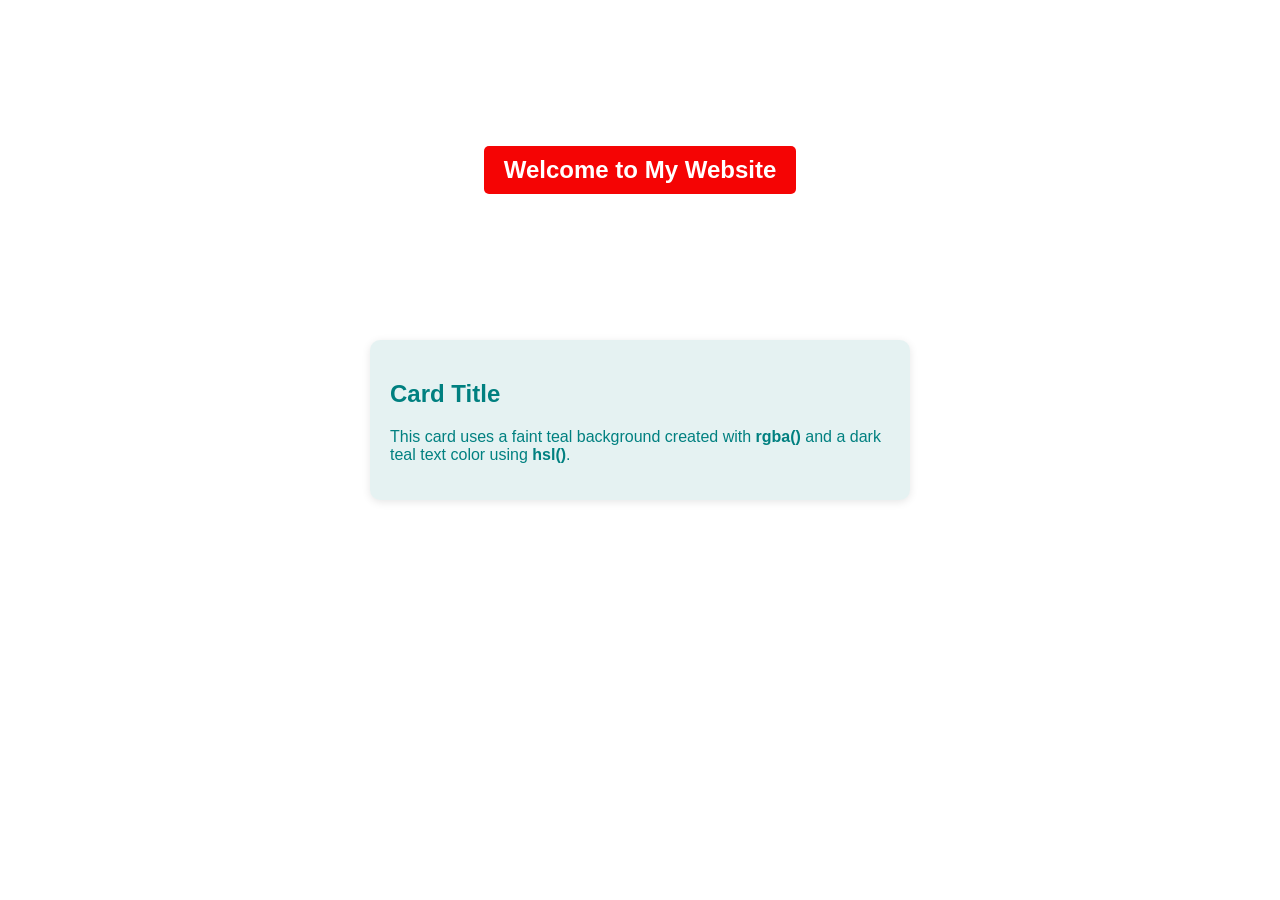
<file: background/index.html>
<!DOCTYPE html>
<html lang="en">
<head>
    <style>
        body {
            color: #333; /* dark grey text */
            font-family: Arial, sans-serif;
            margin: 0;
            padding: 20px;
        }

        .card {
            background-color: rgba(0, 128, 128, 0.1); /* faint teal tint */
            color: hsl(180, 100%, 25%);
            padding: 20px;
            border-radius: 10px;
            max-width: 500px;
            margin: 20px auto;
            box-shadow: 0 2px 8px rgba(0, 0, 0, 0.1);
        }

        .hero {
            background-image: url('https://picsum.photos/id/1018/800/400');
            background-size: cover;
            background-position: center;
            background-repeat: no-repeat;
            color: white;
            height: 300px;
            display: flex;
            align-items: center;
            justify-content: center;
            text-align: center;
            border-radius: 10px;
            margin-bottom: 20px;
        }
        .hero h1 {
            background: rgb(245, 4, 4);
            padding: 10px 20px;
            border-radius: 5px;
        }
    </style>
</head>
<body>
    <section class="hero">
        <h1>Welcome to My Website</h1>
    </section>

    <div class="card">
        <h2>Card Title</h2>
        <p>
            This card uses a faint teal background created with
            <strong>rgba()</strong> and a dark teal text color using
            <strong>hsl()</strong>.
        </p>
    </div>

</body>
</html>
</file>
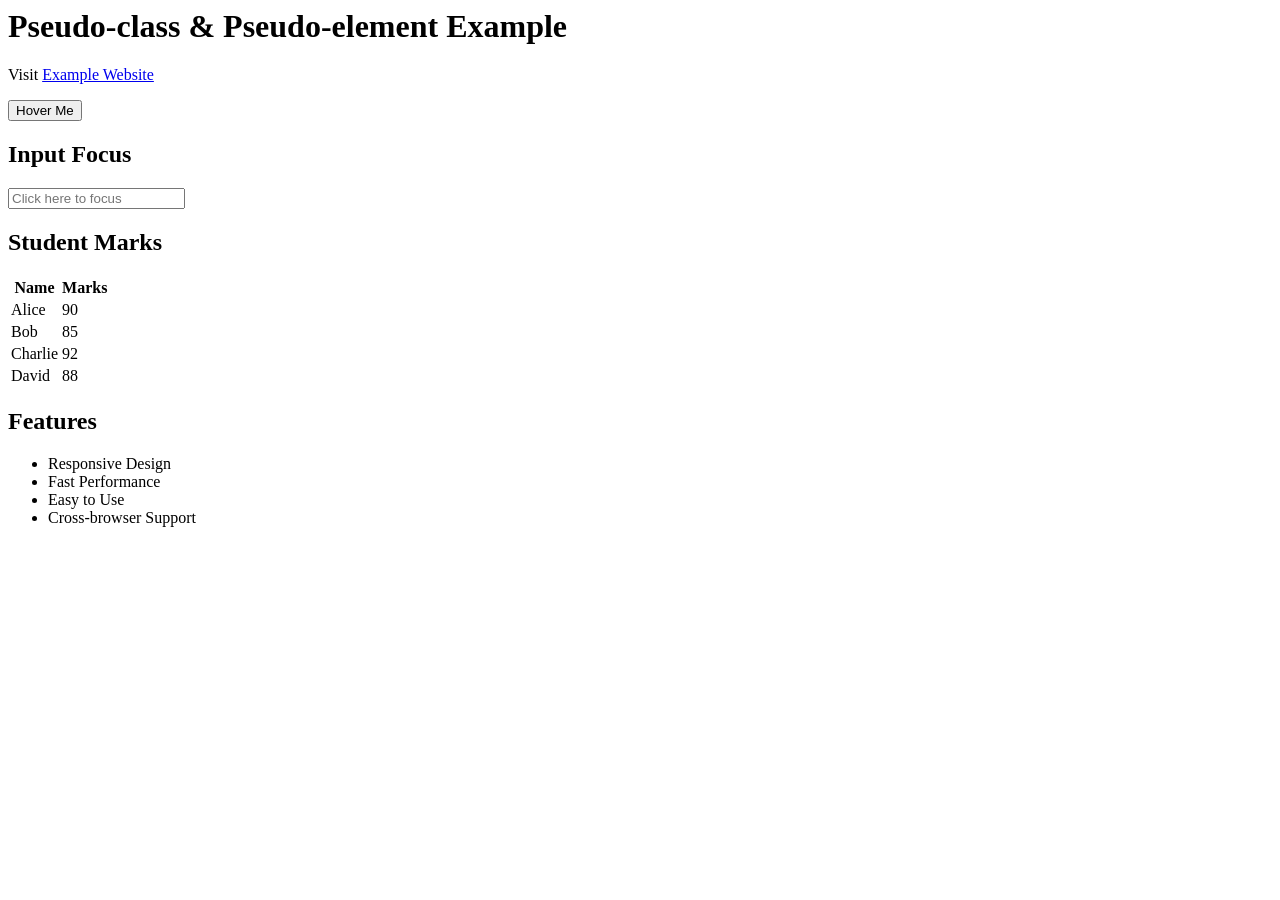
<file: boxModel/index.html>
<html lang="en">
    <head>
        <style>
            /* position */
nav a {
    display: inline-block;   /* now padding & margins work on links */
    padding: 10px 15px;
}

/* A banner pinned to the top while scrolling */
.top-bar {
    position: fixed;
    top: 0;
    left: 0;
    width: 100%;
    background: navy;
    color: white;
    z-index: 100;
}

/* A badge nudged onto the corner of a card */
.card { position: relative; }   /* the anchor */
.badge {
    position: absolute;
    top: 10px;
    right: 10px;
    background: crimson;
    color: white;
}
/* display */

.menu {
    display: flex;
    justify-content: space-between; /* spread links across the bar */
    align-items: center;            /* vertically centre them */
    gap: 20px;
    padding: 15px;
    background: #222;
}

.menu a { color: white; text-decoration: none; }

/* Three equal columns that wrap on small screens */
.cards {
    display: flex;
    gap: 20px;
    flex-wrap: wrap;
}

.cards .card { flex: 1; } /* each takes an equal share */
        </style>
    </head>
    <body>
    <h1>Pseudo-class & Pseudo-element Example</h1>
    <p>
        Visit 
        <a href="https://example.com" target="_blank">Example Website</a>
    </p>
    <button class="btn">Hover Me</button>
    <h2>Input Focus</h2>
    <input type="text" placeholder="Click here to focus">
    <h2>Student Marks</h2>
    <table>
        <tr>
            <th>Name</th>
            <th>Marks</th>
        </tr>
        <tr>
            <td>Alice</td>
            <td>90</td>
        </tr>
       
        <tr>
            <td>Bob</td>
            <td>85</td>
        </tr>
        <tr>
            <td>Charlie</td>
            <td>92</td>
        </tr>
        <tr>
            <td>David</td>
            <td>88</td>
        </tr>
    </table>
    <h2>Features</h2>
    <ul class="features">
        <li>Responsive Design</li>
        <li>Fast Performance</li>
        <li>Easy to Use</li>
        <li>Cross-browser Support</li>
    </ul>
    
    </body>
</html>
</file>
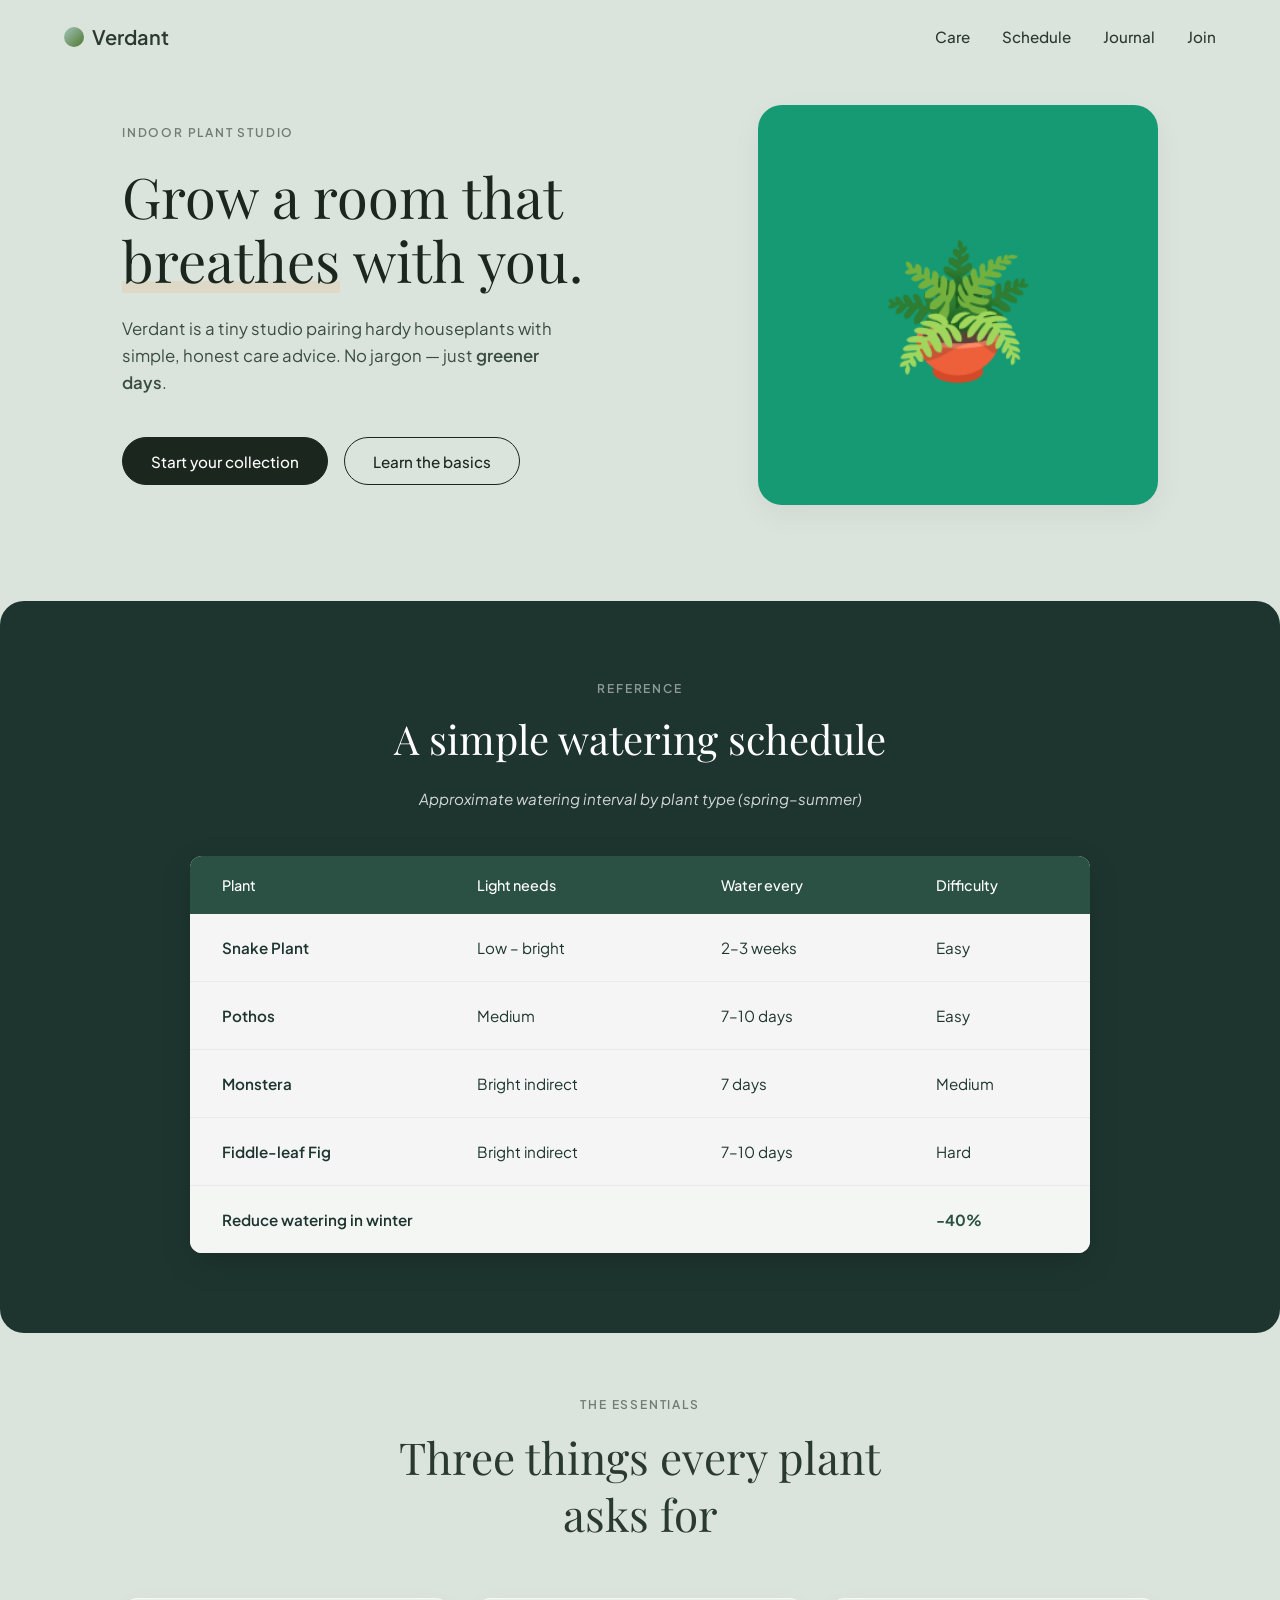
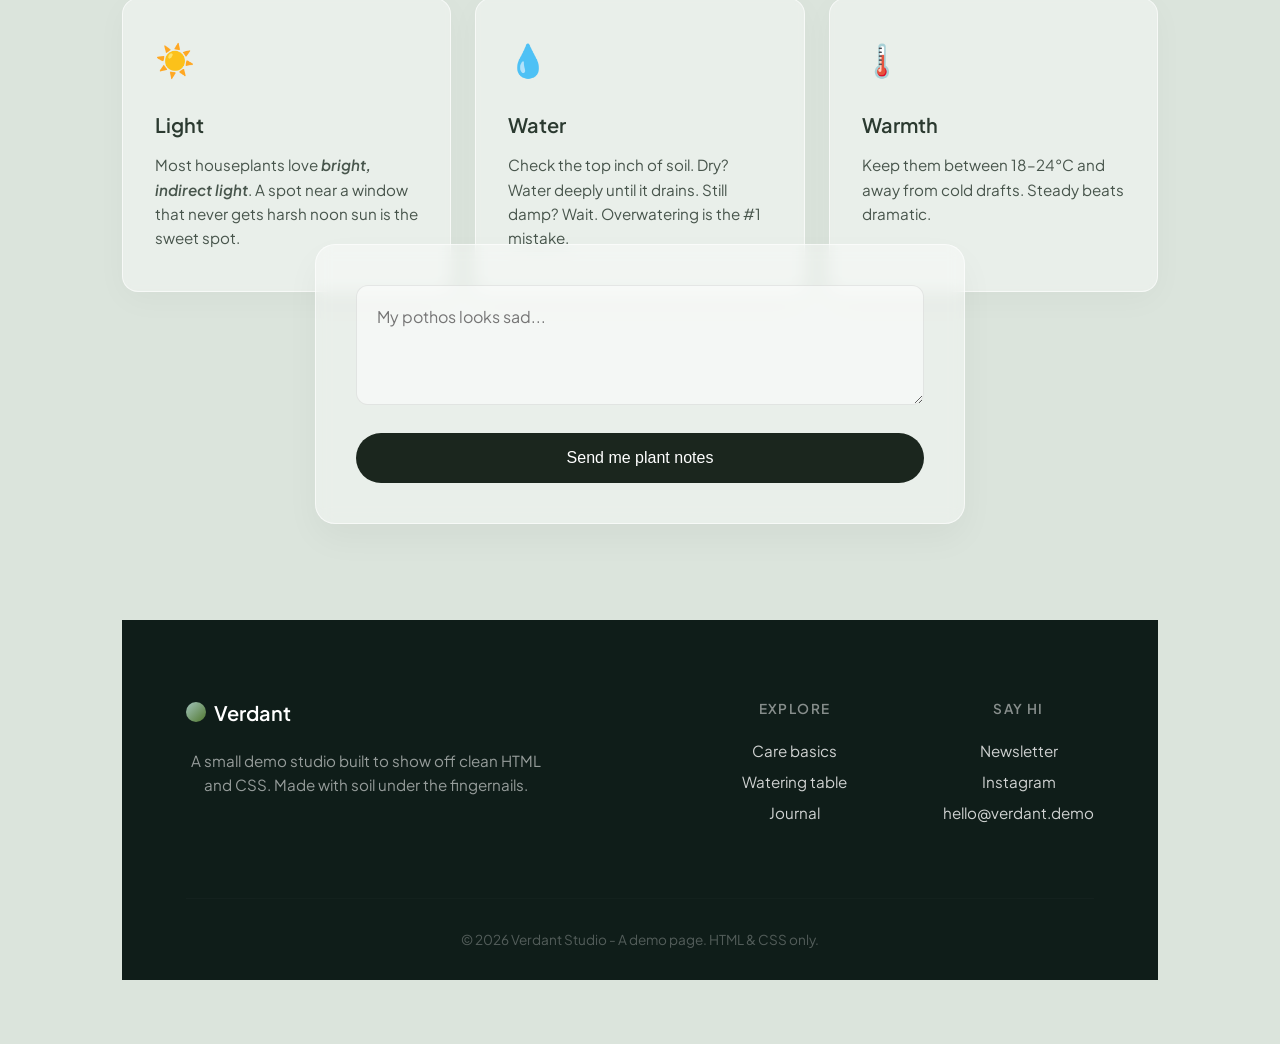
<file: project/index.html>
<!DOCTYPE html>
<html lang="en">
<head>
    <meta charset="UTF-8">
    <meta name="viewport" content="width=device-width, initial-scale=1.0">
    <title>Verdant - The Essentials</title>
    <link rel="stylesheet" href="style.css">
    <link href="https://fonts.googleapis.com/css2?family=Playfair+Display:ital,wght@0,400..700;1,400..700&family=Plus+Jakarta+Sans:wght@300;400;600&display=swap" rel="stylesheet">
</head>
<body>

    <header class="navbar">
        <div class="logo">
            <span class="logo-dot"></span>
            Verdant
        </div>
        <nav class="nav-links">
            <a href="#">Care</a>
            <a href="#">Schedule</a>
            <a href="#">Journal</a>
            <a href="#">Join</a>
        </nav>
    </header>
    <section class="hero">
    <div class="hero-content">
        <p class="hero-subtitle">INDOOR PLANT STUDIO</p>
        <h1 class="hero-title">Grow a room that <span class="highlight">breathes</span> with you.</h1>
        <p class="hero-description">
            Verdant is a tiny studio pairing hardy houseplants with simple, honest care advice. No jargon — just <strong>greener days</strong>.
        </p>
        <div class="hero-buttons">
            <a href="#" class="btn btn-solid">Start your collection</a>
            <a href="#" class="btn btn-outline">Learn the basics</a>
        </div>
    </div>
    
    <div class="hero-image-container">
        <div class="graphic-box">
            <div class="plant-illustration">🪴</div>
        </div>
    </div>
</section>
<section class="reference-section">
    <p class="ref-subtitle">REFERENCE</p>
    <h2 class="ref-title">A simple watering schedule</h2>
    <p class="ref-description">Approximate watering interval by plant type (spring–summer)</p>

    <div class="table-container">
        <table class="schedule-table">
            <thead>
                <tr>
                    <th>Plant</th>
                    <th>Light needs</th>
                    <th>Water every</th>
                    <th>Difficulty</th>
                </tr>
            </thead>
            <tbody>
                <tr>
                    <td><strong>Snake Plant</strong></td>
                    <td>Low – bright</td>
                    <td>2–3 weeks</td>
                    <td>Easy</td>
                </tr>
                <tr>
                    <td><strong>Pothos</strong></td>
                    <td>Medium</td>
                    <td>7–10 days</td>
                    <td>Easy</td>
                </tr>
                <tr>
                    <td><strong>Monstera</strong></td>
                    <td>Bright indirect</td>
                    <td>7 days</td>
                    <td>Medium</td>
                </tr>
                <tr>
                    <td><strong>Fiddle-leaf Fig</strong></td>
                    <td>Bright indirect</td>
                    <td>7–10 days</td>
                    <td>Hard</td>
                </tr>
                <tr class="table-footer-row">
                    <td colspan="3" class="footer-note">Reduce watering in winter</td>
                    <td class="footer-percentage">-40%</td>
                </tr>
            </tbody>
        </table>
    </div>
</section>
    <main class="container">
        <p class="subtitle">THE ESSENTIALS</p>
        <h1 class="main-title">Three things every plant asks for</h1>

        <div class="cards-grid">
            <div class="card">
                <div class="icon sun-icon">☀️</div>
                <h2>Light</h2>
                <p>Most houseplants love <em>bright, indirect light</em>. A spot near a window that never gets harsh noon sun is the sweet spot.</p>
            </div>

            <div class="card">
                <div class="icon water-icon">💧</div>
                <h2>Water</h2>
                <p>Check the top inch of 
                    soil. Dry? Water deeply until it drains. Still damp? Wait. Overwatering is the #1 mistake.</p>
            </div>

            <div class="card">
                <div class="icon warmth-icon">🌡️</div>
                <h2>Warmth</h2>
                <p>Keep them between 18–24°C and away from cold drafts. Steady beats dramatic.</p>
            </div>
        </div>
        <section class="contact-section">
    <div class="contact-card">
        <div class="form-group">
            <textarea id="plant-notes" placeholder="My pothos looks sad..."></textarea>
        </div>
        <button type="submit" class="btn-submit">Send me plant notes</button>
    </div>
</section>

<footer class="main-footer">
    <div class="footer-container">
        <div class="footer-brand">
            <div class="logo">
                <span class="logo-dot"></span>
                Verdant
            </div>
            <p class="brand-text">A small demo studio built to show off clean HTML and CSS. Made with soil under the fingernails.</p>
        </div>

        <div class="footer-links-group">
            <div class="footer-column">
                <h3>Explore</h3>
                <ul>
                    <li><a href="#">Care basics</a></li>
                    <li><a href="#">Watering table</a></li>
                    <li><a href="#">Journal</a></li>
                </ul>
            </div>
            <div class="footer-column">
                <h3>Say hi</h3>
                <ul>
                    <li><a href="#">Newsletter</a></li>
                    <li><a href="#">Instagram</a></li>
                    <li><a href="#">hello@verdant.demo</a></li>
                </ul>
            </div>
        </div>
    </div>
    
    <div class="footer-bottom">
        <p>&copy; 2026 Verdant Studio - A demo page. HTML & CSS only.</p>
    </div>
</footer>
    </main>

</body>
</html>
</file>
<file: project/style.css>
/* --- Hero Section Layout --- */
.hero {
    display: flex;
    align-items: center;
    justify-content: space-between;
    gap: 4rem;
    text-align: left;
    max-width: 1100px;
    margin: 2rem auto 6rem auto; /* Large bottom margin to separate from the cards section */
    padding: 0 2rem;
}

.hero-content {
    flex: 1;
    max-width: 540px;
}

.hero-image-container {
    flex: 1;
    display: flex;
    justify-content: flex-end;
}

/* --- Typography & Text Styling --- */
.hero-subtitle {
    font-size: 0.75rem;
    letter-spacing: 0.15em;
    font-weight: 600;
    opacity: 0.6;
    margin-bottom: 1.5rem;
}

.hero-title {
    font-family: 'Playfair Display', serif;
    font-size: 3.5rem;
    font-weight: 400;
    line-height: 1.15;
    color: #1b261e;
    margin-bottom: 1.5rem;
}

/* Highlight underline styling for "breathes" */
.highlight {
    position: relative;
    z-index: 1;
}

.highlight::after {
    content: "";
    position: absolute;
    left: 0;
    bottom: 4px;
    width: 100%;
    height: 12px;
    background-color: #dfd5be; /* Soft tan highlight color */
    z-index: -1;
    opacity: 0.7;
}

.hero-description {
    font-size: 1.05rem;
    line-height: 1.6;
    color: #3a4d40;
    margin-bottom: 2.5rem;
    max-width: 460px;
}

.hero-description strong {
    font-weight: 600;
}

/* --- Buttons --- */
.hero-buttons {
    display: flex;
    gap: 1rem;
}

.btn {
    display: inline-block;
    padding: 0.85rem 1.75rem;
    border-radius: 50px; /* Fully rounded capsule buttons */
    font-size: 0.95rem;
    font-weight: 500;
    text-decoration: none;
    transition: all 0.2s ease;
}

.btn-solid {
    background-color: #1b261e; /* Very dark forest green/black */
    color: #ffffff;
    border: 1px solid #1b261e;
}

.btn-solid:hover {
    background-color: #2b3a30;
    border-color: #2b3a30;
}

.btn-outline {
    background-color: transparent;
    color: #1b261e;
    border: 1px solid #1b261e;
}

.btn-outline:hover {
    background-color: rgba(27, 38, 30, 0.05);
}

/* --- Illustration Placeholder --- */
.graphic-box {
    width: 100%;
    max-width: 400px;
    aspect-ratio: 1 / 1;
    background-color: #159a74; /* Vibrant teal/green background */
    border-radius: 24px;
    display: flex;
    align-items: center;
    justify-content: center;
    box-shadow: 0 10px 30px rgba(0, 0, 0, 0.05);
}

.plant-illustration {
    font-size: 8rem; /* Scaled emoji layout; replace with an <img> tag as needed */
}

/* --- Responsive Adjustments --- */
@media (max-width: 900px) {
    .hero {
        flex-direction: column-reverse; /* Stacks image on top on mobile */
        text-align: center;
        margin-bottom: 4rem;
        gap: 2.5rem;
    }

    .hero-content {
        max-width: 100%;
    }

    .hero-description {
        margin-left: auto;
        margin-right: auto;
    }

    .hero-buttons {
        justify-content: center;
        flex-direction: column;
    }

    .hero-image-container {
        justify-content: center;
        width: 100%;
    }
    
    .hero-title {
        font-size: 2.75rem;
    }
}
/* --- Reference Section Wrapper --- */
.reference-section {
    background-color: #1e352f; /* Dark green background */
    color: #ffffff; /* White text for contrast */
    padding: 5rem 2rem;
    margin-top: 6rem;
    text-align: center;
    border-radius: 24px; /* Optional: adds smooth edges to the container */
}

.ref-subtitle {
    font-size: 0.75rem;
    letter-spacing: 0.15em;
    font-weight: 600;
    opacity: 0.5;
    margin-bottom: 1rem;
}

.ref-title {
    font-family: 'Playfair Display', serif;
    font-size: 2.5rem;
    font-weight: 400;
    margin-bottom: 1.5rem;
}

.ref-description {
    font-size: 0.95rem;
    opacity: 0.8;
    margin-bottom: 3rem;
    font-style: italic;
}

/* --- Table Styles --- */
.table-container {
    max-width: 900px;
    margin: 0 auto;
    background-color: rgba(255, 255, 255, 0.95); /* Light off-white table body background */
    color: #1e352f; /* Dark text inside table */
    border-radius: 12px;
    overflow: hidden; /* Ensures corners match border-radius */
    box-shadow: 0 10px 30px rgba(0, 0, 0, 0.15);
}

.schedule-table {
    width: 100%;
    border-collapse: collapse;
    text-align: left;
    font-size: 0.95rem;
}

/* Header Row Styling */
.schedule-table th {
    background-color: #2b5144; /* Medium green header block */
    color: #ffffff;
    font-weight: 500;
    padding: 1.25rem 2rem;
    font-size: 0.9rem;
}

/* Data Rows Styling */
.schedule-table td {
    padding: 1.5rem 2rem;
    border-bottom: 1px solid rgba(0, 0, 0, 0.05);
}

.schedule-table tbody tr:last-of-type td {
    border-bottom: none; /* Removes line on last plant item */
}

.schedule-table td strong {
    font-weight: 600;
}

/* --- Table Footer Row Styling --- */
.table-footer-row {
    background-color: #f4f6f4; /* Subtle gray/green accent background for the footer row */
}

.table-footer-row td {
    border-top: 1px solid rgba(0, 0, 0, 0.1);
    padding: 1.5rem 2rem;
}

.footer-note {
    font-weight: 600;
    color: #1e352f;
}

.footer-percentage {
    text-align: left;
    font-weight: 700;
    color: #2b5144;
}

/* --- Responsive Layout for Tables --- */
@media (max-width: 768px) {
    .table-container {
        overflow-x: auto; /* Adds a horizontal scrollbar if the viewport is too narrow */
    }
    
    .schedule-table th, 
    .schedule-table td {
        padding: 1rem; /* Condenses spacing slightly on small viewports */
    }
    
    .ref-title {
        font-size: 2rem;
    }
}
/* --- Contact Form Section --- */
.contact-section {
    display: flex;
    justify-content: center;
    margin: -3rem auto 6rem auto; /* Negative margin pulls it up slightly to overlap beautifully if needed, or set to 4rem if separated */
    padding: 0 2rem;
    max-width: 1100px;
    position: relative;
    z-index: 2;
}

.contact-card {
    background-color: rgba(255, 255, 255, 0.4);
    border: 1px solid rgba(255, 255, 255, 0.6);
    backdrop-filter: blur(8px);
    border-radius: 20px;
    padding: 2.5rem;
    width: 100%;
    max-width: 650px;
    box-shadow: 0 15px 35px rgba(0, 0, 0, 0.04);
}

.form-group {
    margin-bottom: 1.5rem;
}

.contact-card textarea {
    width: 100%;
    min-height: 120px;
    background-color: rgba(255, 255, 255, 0.5);
    border: 1px solid rgba(0, 0, 0, 0.08);
    border-radius: 12px;
    padding: 1.25rem;
    font-family: inherit;
    font-size: 1rem;
    color: #1e352f;
    resize: vertical;
    outline: none;
    transition: border-color 0.2s ease;
}

.contact-card textarea:focus {
    border-color: #2b5144;
}

/* Pill Submit Button */
.btn-submit {
    width: 100%;
    padding: 1rem;
    background-color: #1b261e;
    color: #ffffff;
    border: none;
    border-radius: 50px;
    font-size: 1rem;
    font-weight: 500;
    cursor: pointer;
    transition: background-color 0.2s ease;
}

.btn-submit:hover {
    background-color: #2b3a30;
}

/* --- Main Footer --- */
.main-footer {
    background-color: #0f1d19; /* Deepest dark green tone */
    color: rgba(255, 255, 255, 0.7);
    padding: 5rem 4rem 2rem 4rem;
    font-size: 0.95rem;
}

.footer-container {
    max-width: 1100px;
    margin: 0 auto;
    display: flex;
    justify-content: space-between;
    gap: 4rem;
}

.footer-brand {
    max-width: 360px;
}

.footer-brand .logo {
    color: #ffffff;
    margin-bottom: 1.5rem;
}

.brand-text {
    line-height: 1.6;
    opacity: 0.8;
}

.footer-links-group {
    display: flex;
    gap: 6rem;
}

.footer-column h3 {
    color: #ffffff;
    font-size: 0.85rem;
    text-transform: uppercase;
    letter-spacing: 0.1em;
    margin-bottom: 1.5rem;
    font-weight: 600;
    opacity: 0.5;
}

.footer-column ul {
    list-style: none;
}

.footer-column li {
    margin-bottom: 0.75rem;
}

.footer-column a {
    color: rgba(255, 255, 255, 0.8);
    text-decoration: none;
    transition: color 0.2s ease;
}

.footer-column a:hover {
    color: #ffffff;
}

/* Footer Bottom Bar */
.footer-bottom {
    max-width: 1100px;
    margin: 4rem auto 0 auto;
    padding-top: 2rem;
    border-top: 1px solid rgba(255, 255, 255, 0.05);
    text-align: center;
    font-size: 0.85rem;
    opacity: 0.4;
}

.footer-bottom a {
    color: inherit;
}

/* --- Responsive Adjustments --- */
@media (max-width: 768px) {
    .footer-container {
        flex-direction: column;
        gap: 3rem;
    }
    
    .footer-links-group {
        gap: 3rem;
        justify-content: space-between;
    }
    
    .main-footer {
        padding: 4rem 2rem 2rem 2rem;
    }
}
/* --- Reset and Base Styles --- */
* {
    margin: 0;
    padding: 0;
    box-sizing: border-box;
}

body {
    background-color: #dbe4dc; /* Muted sage/mint green background */
    font-family: 'Plus Jakarta Sans', sans-serif;
    color: #2b3a30; /* Dark green-grey text for soft contrast */
    min-height: 100vh;
    padding-bottom: 4rem;
}

/* --- Header / Navigation Bar --- */
.navbar {
    display: flex;
    justify-content: space-between;
    align-items: center;
    padding: 1.5rem 4rem;
}

.logo {
    display: flex;
    align-items: center;
    gap: 0.5rem;
    font-weight: 600;
    font-size: 1.25rem;
}

.logo-dot {
    width: 20px;
    height: 20px;
    background: linear-gradient(135deg, #a3c4bc, #4f772d);
    border-radius: 50%;
}

.nav-links {
    display: flex;
    gap: 2rem;
}

.nav-links a {
    text-decoration: none;
    color: #2b3a30;
    font-size: 0.95rem;
    font-weight: 500;
    transition: opacity 0.2s;
}

.nav-links a:hover {
    opacity: 0.7;
}

/* --- Main Layout --- */
.container {
    max-width: 1100px;
    margin: 4rem auto 0 auto;
    text-align: center;
    padding: 0 2rem;
}

.subtitle {
    font-size: 0.75rem;
    letter-spacing: 0.15em;
    font-weight: 600;
    opacity: 0.6;
    margin-bottom: 1rem;
}

.main-title {
    font-family: 'Playfair Display', serif; /* Serif font for headings */
    font-size: 2.75rem;
    font-weight: 400;
    line-height: 1.3;
    max-width: 500px;
    margin: 0 auto 3.5rem auto;
}

/* --- Grid & Cards --- */
.cards-grid {
    display: grid;
    grid-template-columns: repeat(3, 1fr);
    gap: 1.5rem;
}

.card {
    background-color: rgba(255, 255, 255, 0.4); /* Transparent glassmorphism effect */
    border: 1px solid rgba(255, 255, 255, 0.6);
    border-radius: 16px;
    padding: 2.5rem 2rem;
    text-align: left;
    box-shadow: 0 8px 32px 0 rgba(0, 0, 0, 0.03);
    backdrop-filter: blur(4px); /* Subtle blur for the frosted look */
}

.icon {
    font-size: 2rem;
    margin-bottom: 2rem;
}

.card h2 {
    font-size: 1.25rem;
    font-weight: 600;
    margin-bottom: 1rem;
}

.card p {
    font-size: 0.95rem;
    line-height: 1.6;
    opacity: 0.85;
}

.card em {
    font-style: italic;
    font-weight: 600;
}

/* --- Responsive Adjustments --- */
@media (max-width: 900px) {
    .cards-grid {
        grid-template-columns: 1fr; /* Stacks cards on smaller screens */
        gap: 1.5rem;
    }
    
    .navbar {
        padding: 1.5rem 2rem;
    }
}
</file>
